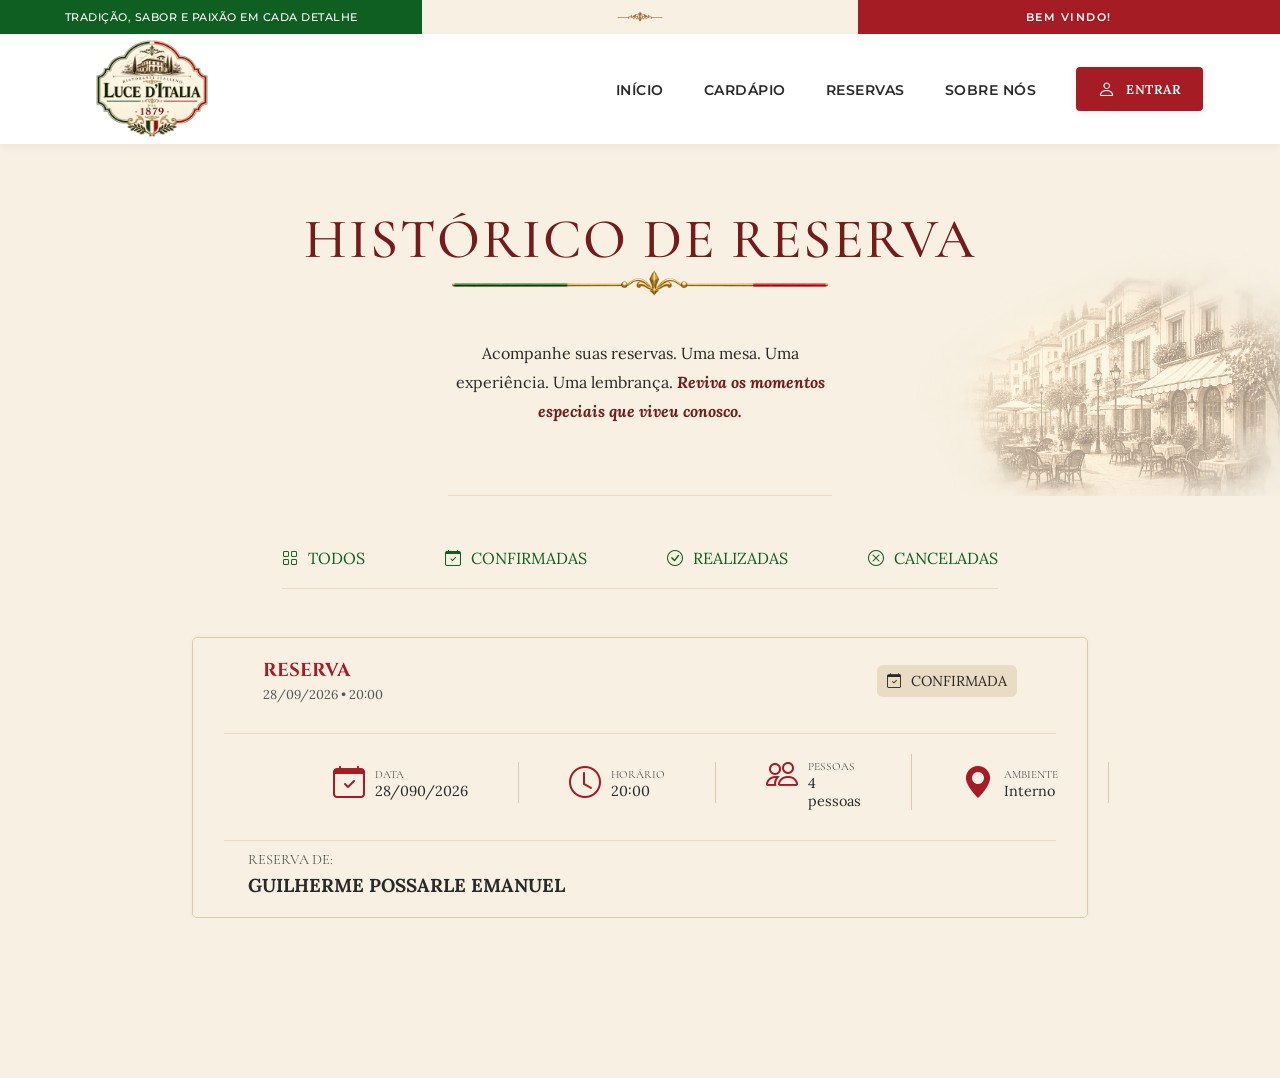
<file: historico.html>
<!DOCTYPE html>
<html lang="pt-br">
  <head>
    <meta charset="UTF-8" />
    <meta name="viewport" content="width=device-width, initial-scale=1.0" />
    <title>Histórico de reserva</title>
    <link rel="stylesheet" href="partials/css/header.css" />
    <link rel="stylesheet" href="partials/css/footer.css" />
    <link rel="stylesheet" href="css/global.css" />
    <link rel="stylesheet" href="css/historico.css" />
    <link
      href="https://fonts.googleapis.com/css2?family=Cinzel:wght@400;600;700&family=Cormorant+Garamond:ital,wght@0,400;0,600;0,700;1,400&family=Lora:wght@400;500;600&family=Montserrat:wght@300;400;500;600&display=swap"
      rel="stylesheet"
    />
    <link
      rel="stylesheet"
      href="https://cdn.jsdelivr.net/npm/bootstrap-icons@1.11.3/font/bootstrap-icons.min.css"
    />
  </head>
  <body>
    <section class="header">
      <div class="top-header">
        <div class="green">
          <p>TRADIÇÃO, SABOR E PAIXÃO EM CADA DETALHE</p>
        </div>

        <div class="creme">
          <img src="imagens/ornamento.png" alt="" role="presentation" />
        </div>

        <div class="red">BEM VINDO!</div>
      </div>
      <header>
        <div class="logo">
          <a href="#hero">
            <img src="imagens/logo.png" alt="Luce d'Itália" />
          </a>
        </div>

        <button
          class="menu-toggle"
          type="button"
          aria-expanded="false"
          aria-controls="header-list"
        >
          <i class="bi bi-list"></i>
        </button>

        <nav class="header-list" id="header-list">
          <ul class="menu">
            <li>
              <a
                class="<?= $paginaAtual === 'index.php' ? 'ativo' : '' ?>"
                href="index.php"
              >
                Início
              </a>
            </li>

            <li>
              <a
                class="<?= $paginaAtual === 'cardapio.php' ? 'ativo' : '' ?>"
                href="cardapio.php"
              >
                Cardápio
              </a>
            </li>

            <li>
              <a
                class="<?= $paginaAtual === 'reserva.php' ? 'ativo' : '' ?>"
                href="reserva.php"
              >
                Reservas
              </a>
            </li>

            <li>
              <a
                class="<?= $paginaAtual === 'sobreNos.php' ? 'ativo' : '' ?>"
                href="sobreNos.php"
              >
                Sobre Nós
              </a>
            </li>
          </ul>

          <div class="btn-header">
            <a href="login.php">
              <i class="bi bi-person"></i>
              <p>ENTRAR</p>
            </a>
          </div>
        </nav>
      </header>
    </section>

    <main id="historico">
      <section id="hero">
        <div class="hero">
          <div class="hero-centro">
            <div class="hero-txt">
              <h1>HISTÓRICO DE RESERVA</h1>
              <div class="hero-bordar-txt">
                <img src="imagens/barraFooter.png" alt="Ornamento" />
              </div>

              <div class="details-txt-hero">
                <p>
                  Acompanhe suas reservas. Uma mesa. Uma experiência. Uma
                  lembrança.
                  <strong
                    >Reviva os momentos especiais que viveu conosco.</strong
                  >
                </p>
              </div>
            </div>
          </div>
          <div class="hero-right">
            <img src="imagens/imgHero.png" />
          </div>
        </div>

        <div class="divisao-hero"></div>
      </section>

      <section id="filtros">
        <div class="filtros-container">
          <div class="filtros">
            <div class="group-filtros">
              <a href="#">
                <i class="bi bi-grid"></i>
                <p>TODOS</p>
              </a>
            </div>
            <div class="group-filtros">
              <a href="#">
                <i class="bi bi-calendar-check"></i>
                <p>CONFIRMADAS</p>
              </a>
            </div>
            <div class="group-filtros">
              <a href="#">
                <i class="bi bi-check-circle"></i>
                <p>REALIZADAS</p>
              </a>
            </div>
            <div class="group-filtros">
              <a href="#">
                <i class="bi bi-x-circle"></i>
                <p>CANCELADAS</p>
              </a>
            </div>
          </div>
        </div>
      </section>

      <section id="cardHistorico">
        <div class="gridCards">
          <div class="cardHistorico">
            <div class="cardTop">
              <div class="textLeft">
                <h3>RESERVA</h3>
                <span>28/09/2026 • 20:00</span>
              </div>
              <div class="textRight">
                <i class="bi bi-calendar-check"></i>
                <p>CONFIRMADA</p>
              </div>
            </div>
            <div class="divisao-card"></div>
            <div class="cardMain">
              <div class="divGroup">
                <i class="bi bi-calendar-check"></i>
                <div class="infoCard">
                  <label>DATA</label>
                  <p>28/090/2026</p>
                </div>
              </div>
              <div class="divGroup">
                <i class="bi bi-clock"></i>
                <div class="infoCard">
                  <label>HORÁRIO</label>
                  <p>20:00</p>
                </div>
              </div>
              <div class="divGroup">
                <i class="bi bi-people"></i>
                <div class="infoCard">
                  <label>PESSOAS</label>
                  <p>4 pessoas</p>
                </div>
              </div>
              <div class="divGroup">
                <i class="bi bi-geo-alt-fill"></i>
                <div class="infoCard">
                  <label>AMBIENTE</label>
                  <p>Interno</p>
                </div>
              </div>
            </div>
            <div class="divisao-card"></div>
            <div class="cardFooter">
              <label>RESERVA DE: </label>
              <h3>GUILHERME POSSARLE EMANUEL</h3>
            </div>
          </div>
        </div>
      </section>
    </main>
  </body>
</html>
</file>
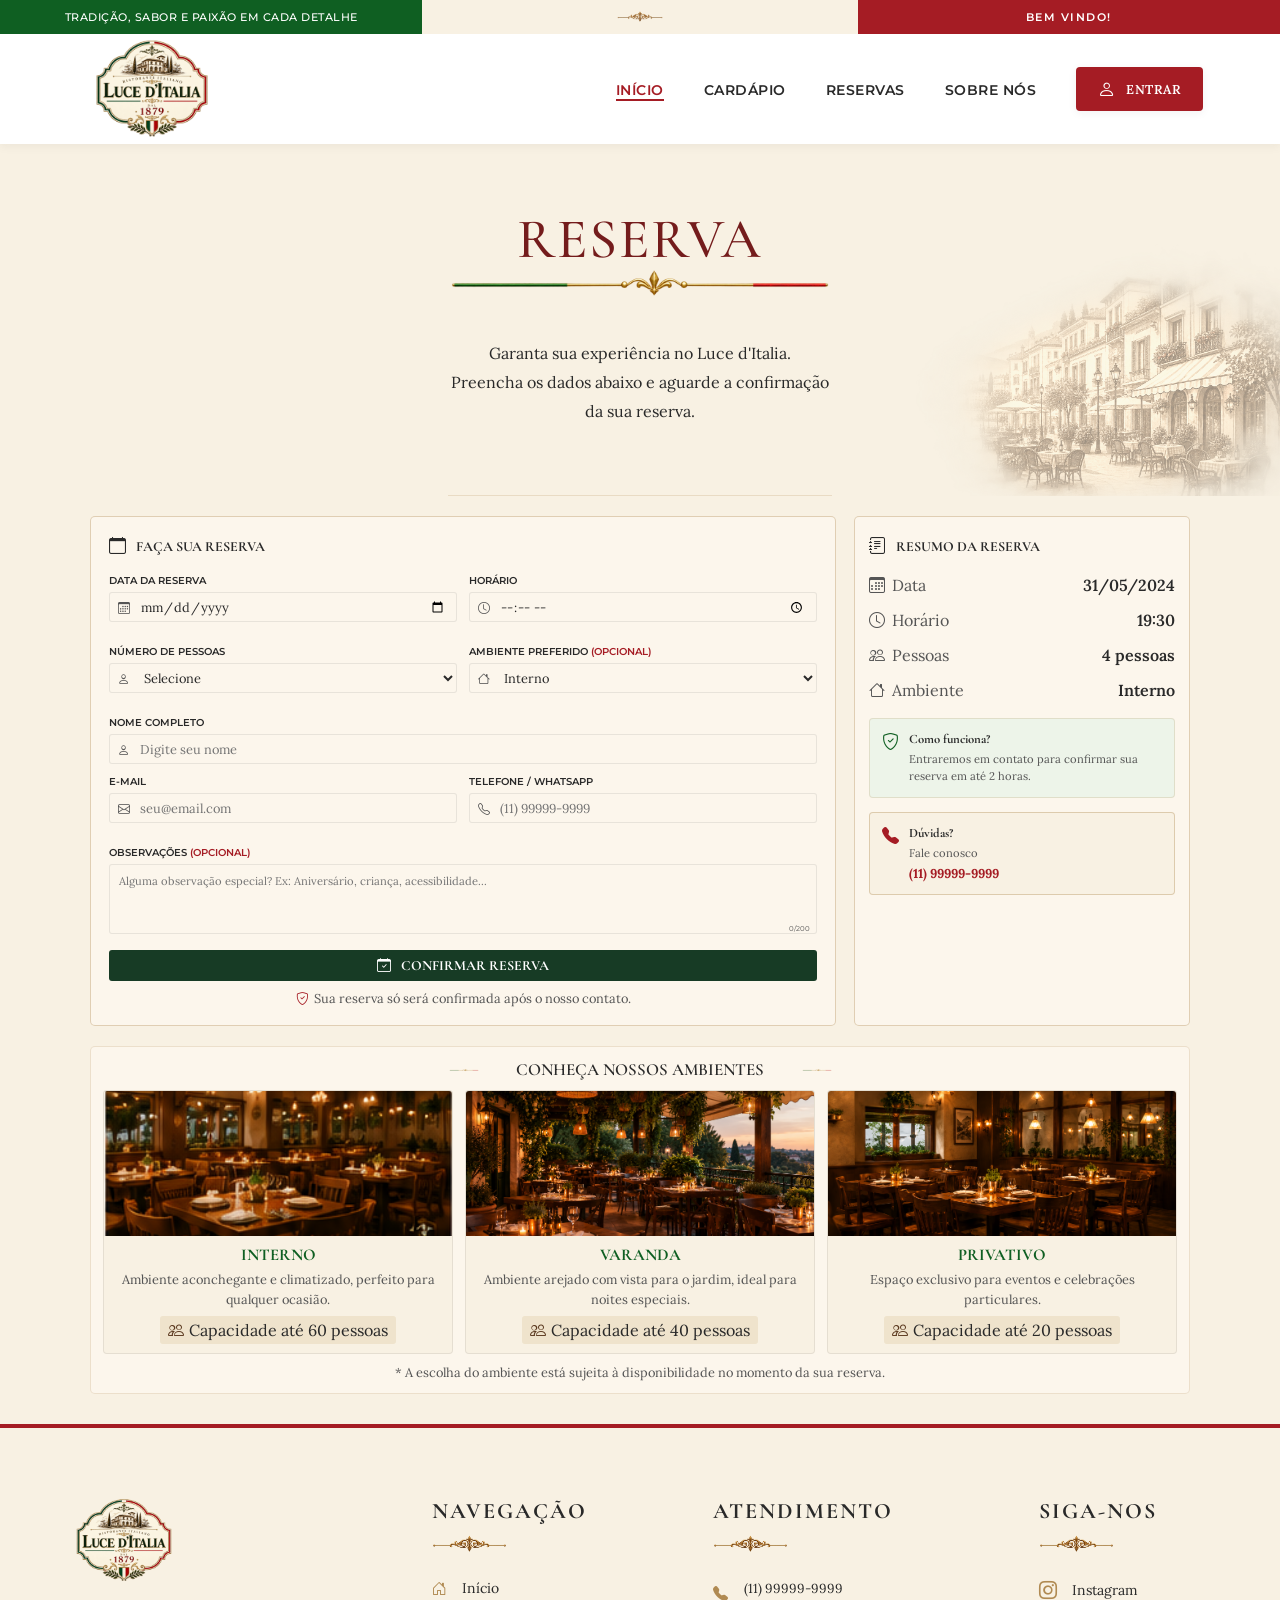
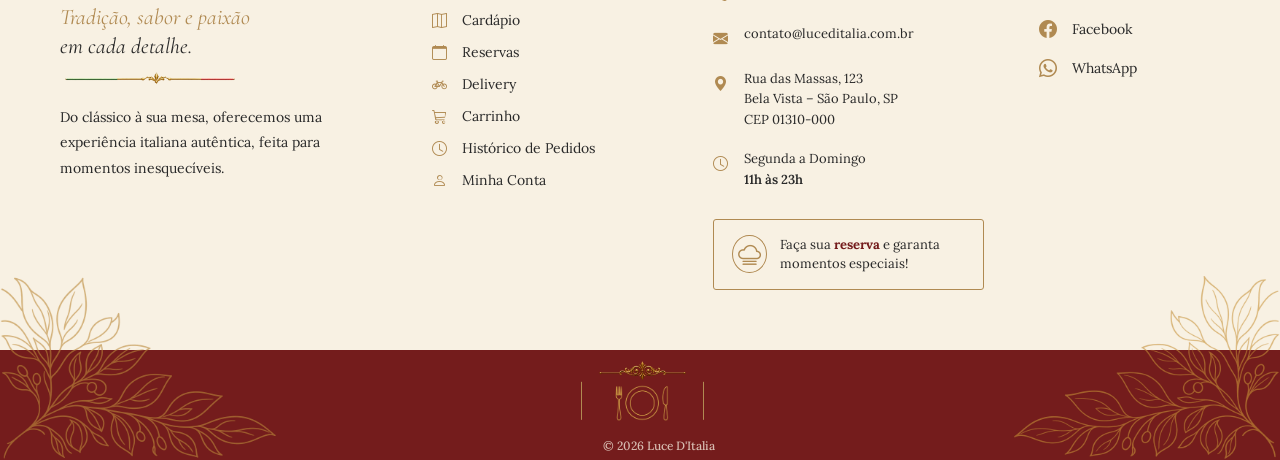
<file: reserva.html>
<!DOCTYPE html>
<html lang="en">

<head>
    <meta charset="UTF-8">
    <meta name="viewport" content="width=device-width, initial-scale=1.0">
    <title>Reserva - Luce'D Italia</title>
    <link
        href="https://fonts.googleapis.com/css2?family=Cinzel:wght@400;600;700&family=Cormorant+Garamond:ital,wght@0,400;0,600;0,700;1,400&family=Lora:wght@400;500;600&family=Montserrat:wght@300;400;500;600&display=swap"
        rel="stylesheet" />
    <link rel="stylesheet" href="https://cdn.jsdelivr.net/npm/bootstrap-icons@1.11.3/font/bootstrap-icons.min.css" />
    <link rel="stylesheet" href="partials/css/header.css" />
    <link rel="stylesheet" href="partials/css/footer.css">
    <link rel="stylesheet" href="css/reserva.css">
    <link rel="stylesheet" href="css/global.css" />
</head>

<body>
    <section class="header">
        <div class="top-header">
            <div class="green">
                <p>TRADIÇÃO, SABOR E PAIXÃO EM CADA DETALHE</p>
            </div>

            <div class="creme">
                <img src="imagens/ornamento.png" alt="" role="presentation" />
            </div>

            <div class="red">BEM VINDO!</div>
        </div>
        <header>
            <div class="logo">
                <a href="#hero">
                    <img src="imagens/logo.png" alt="Luce d'Itália" />
                </a>
            </div>

            <button class="menu-toggle" type="button" aria-expanded="false" aria-controls="header-list">
                <i class="bi bi-list"></i>
            </button>

            <nav class="header-list" id="header-list">
                <ul class="menu">
                    <li><a class="ativo" href="index.php">Início</a></li>
                    <li><a href="cardapio.php">Cardápio</a></li>
                    <li><a href="#reservas">Reservas</a></li>
                    <li><a href="sobreNos.html">Sobre Nós</a></li>
                </ul>

                <div class="btn-header">
                    <a href="login.php">
                        <i class="bi bi-person"></i>
                        <p>ENTRAR</p>
                    </a>
                </div>
            </nav>
        </header>
    </section>

    <main id="reserva">
        <section id="hero">
            <div class="hero">
                <div class="hero-centro">
                    <div class="hero-txt">
                        <h1>RESERVA</h1>
                        <div class="hero-bordar-txt">
                            <img src="imagens/barraFooter.png" alt="Ornamento" />
                        </div>

                        <div class="details-txt-hero">
                            <p>
                                Garanta sua experiência no Luce d'Italia. <br>
                                Preencha os dados abaixo e aguarde a confirmação da sua reserva.
                            </p>
                        </div>
                    </div>

                </div>
                <div class="hero-right">
                    <img src="imagens/imgHero.png">
                </div>
            </div>

            <div class="divisao-hero"></div>
        </section>

        <section id="formulario-informacoes">
            <div class="reserva-container">
                <div class="formulario-left">
                    <div class="top-formulario">
                        <i class="bi bi-calendar"></i>
                        <h2>FAÇA SUA RESERVA</h2>
                    </div>

                    <form action="reserva.php" method="POST">
                        <div class="grid-form">
                            <div class="form-group">
                                <label>DATA DA RESERVA</label>
                                <div class="input-icon">
                                    <i class="bi bi-calendar3"></i>
                                    <input type="date" name="data" required>
                                </div>
                            </div>

                            <div class="form-group">
                                <label>HORÁRIO</label>
                                <div class="input-icon">
                                    <i class="bi bi-clock"></i>
                                    <input type="time" name="horario" required>
                                </div>
                            </div>
                        </div>

                        <div class="grid-form">
                            <div class="form-group">
                                <label>NÚMERO DE PESSOAS</label>
                                <div class="input-icon">
                                    <i class="bi bi-person"></i>
                                    <select name="pessoas" required>
                                        <option value="">
                                            Selecione
                                        </option>
                                        <option value="1">
                                            1 pessoa
                                        </option>
                                        <option value="2">
                                            2 pessoas
                                        </option>
                                        <option value="3">
                                            3 pessoas
                                        </option>
                                        <option value="4">
                                            4 pessoas
                                        </option>
                                        <option value="5">
                                            5 pessoas
                                        </option>
                                        <option value="6">
                                            6 pessoas
                                        </option>
                                        <option value="7">
                                            7 pessoas
                                        </option>
                                        <option value="8">
                                            8 pessoas
                                        </option>
                                    </select>
                                </div>
                            </div>


                            <div class="form-group">
                                <label>
                                    AMBIENTE PREFERIDO
                                    <span>(OPCIONAL)</span>
                                </label>

                                <div class="input-icon">
                                    <i class="bi bi-house"></i>
                                    <select name="ambiente">
                                        <option value="interno">
                                            Interno
                                        </option>

                                        <option value="varanda">
                                            Varanda
                                        </option>

                                        <option value="privativo">
                                            Privativo
                                        </option>
                                    </select>
                                </div>
                            </div>
                        </div>

                        <div class="form-group">
                            <label>NOME COMPLETO</label>

                            <div class="input-icon">
                                <i class="bi bi-person"></i>
                                <input type="text" name="nome" placeholder="Digite seu nome" required>
                            </div>
                        </div>

                        <div class="grid-form">
                            <div class="form-group">
                                <label>E-MAIL</label>

                                <div class="input-icon">
                                    <i class="bi bi-envelope"></i>
                                    <input type="email" name="email" placeholder="seu@email.com" required>
                                </div>
                            </div>

                            <div class="form-group">
                                <label>TELEFONE / WHATSAPP</label>
                                <div class="input-icon">
                                    <i class="bi bi-telephone"></i>
                                    <input type="tel" name="telefone" placeholder="(11) 99999-9999" required>
                                </div>
                            </div>
                        </div>

                        <div class="form-group">
                            <label>OBSERVAÇÕES <span>(OPCIONAL)</span></label>
                            <div class="textarea-wrapper">
                                <textarea name="observacoes" maxlength="200"
                                    placeholder="Alguma observação especial? Ex: Aniversário, criança, acessibilidade..."></textarea>
                                <span class="contador">
                                    0/200
                                </span>
                            </div>
                        </div>
                        
                        <button type="submit" class="btn-confirmar">
                            <i class="bi bi-calendar-check"></i>
                            CONFIRMAR RESERVA
                        </button>

                        <p class="aviso-reserva">
                            <i class="bi bi-shield-check"></i>
                            Sua reserva só será confirmada após o nosso contato.
                        </p>
                    </form>
                </div>

                <aside class="resumo-reserva">
                    <div class="top-resumo">
                        <i class="bi bi-journal-text"></i>
                        <h2>RESUMO DA RESERVA</h2>
                    </div>

                    <div class="resumo-lista">
                        <div class="resumo-item">
                            <i class="bi bi-calendar3"></i>
                            <span>Data</span>
                            <strong>31/05/2024</strong>
                        </div>

                        <div class="resumo-item">
                            <i class="bi bi-clock"></i>
                            <span>Horário</span>
                            <strong>19:30</strong>
                        </div>

                        <div class="resumo-item">
                            <i class="bi bi-people"></i>
                            <span>Pessoas</span>
                            <strong>4 pessoas</strong>
                        </div>

                        <div class="resumo-item">
                            <i class="bi bi-house"></i>
                            <span>Ambiente</span>
                            <strong>Interno</strong>
                        </div>
                    </div>

                    <div class="aviso-resumo">
                        <div class="icone-aviso">
                            <i class="bi bi-shield-check"></i>
                        </div>

                        <div>
                            <h3>Como funciona?</h3>
                            <p>
                                Entraremos em contato para
                                confirmar sua reserva em até
                                2 horas.
                            </p>
                        </div>
                    </div>
                    
                    <div class="duvidas-resumo">
                        <i class="bi bi-telephone-fill"></i>
                        <div>
                            <h3>Dúvidas?</h3>
                            <p>Fale conosco</p>
                            <strong>
                                (11) 99999-9999
                            </strong>
                        </div>
                    </div>
                </aside>
            </div>
        </section>


        <section id="ambientes">
            <div class="ambientes-container">
                <div class="titulo-ambientes">
                    <img src="imagens/barraFooter.png" alt="">
                    <h2>CONHEÇA NOSSOS AMBIENTES</h2>
                    <img src="imagens/barraFooter.png" alt="">
                </div>


                <div class="ambientes-grid">
                    <article class="card-ambiente">
                        <div class="imagem-ambiente">
                            <img src="imagens/interno.jpg" alt="Ambiente interno do restaurante">
                        </div>

                        <div class="info-ambiente">
                            <h3>INTERNO</h3>

                            <p>
                                Ambiente aconchegante e climatizado,
                                perfeito para qualquer ocasião.
                            </p>

                            <span>
                                <i class="bi bi-people"></i>
                                Capacidade até 60 pessoas
                            </span>
                        </div>
                    </article>

                    <article class="card-ambiente">
                        <div class="imagem-ambiente">
                            <img src="imagens/varanda.jpg" alt="Varanda do restaurante">
                        </div>

                        <div class="info-ambiente">
                            <h3>VARANDA</h3>

                            <p>
                                Ambiente arejado com vista para o jardim,
                                ideal para noites especiais.
                            </p>

                            <span>
                                <i class="bi bi-people"></i>
                                Capacidade até 40 pessoas
                            </span>
                        </div>
                    </article>

                    <article class="card-ambiente">
                        <div class="imagem-ambiente">
                            <img src="imagens/privativo.jpg" alt="Ambiente privativo do restaurante">
                        </div>

                        <div class="info-ambiente">
                            <h3>PRIVATIVO</h3>

                            <p>
                                Espaço exclusivo para eventos e
                                celebrações particulares.
                            </p>

                            <span>
                                <i class="bi bi-people"></i>
                                Capacidade até 20 pessoas
                            </span>
                        </div>
                    </article>
                </div>


                <p class="observacao-ambientes">
                    * A escolha do ambiente está sujeita à disponibilidade
                    no momento da sua reserva.
                </p>
            </div>

        </section>
    </main>

    <footer>
        <div class="footer-main">
            <div class="left">
                <div class="logo-footer">
                    <img src="imagens/logo.png" alt="Luce D'Italia" />
                </div>

                <div class="detalhe-insp">
                    <span>Tradição, sabor e paixão</span>
                    <br />
                    em cada detalhe.
                </div>

                <div class="borda-footer">
                    <img src="imagens/barraFooter.png" alt="Ornamento" />
                </div>

                <div class="txt-footer-left">
                    Do clássico à sua mesa, oferecemos uma experiência italiana
                    autêntica, feita para momentos inesquecíveis.
                </div>
            </div>

            <div class="main-footer">
                <nav class="navegacao">
                    <h2>NAVEGAÇÃO</h2>

                    <img src="imagens/ornamento.png" alt="Ornamento" class="ornamento" />

                    <ul>
                        <li>
                            <a href="#">
                                <i class="bi bi-house-door"></i>
                                <span>Início</span>
                            </a>
                        </li>

                        <li>
                            <a href="#">
                                <i class="bi bi-map"></i>
                                <span>Cardápio</span>
                            </a>
                        </li>

                        <li>
                            <a href="#">
                                <i class="bi bi-calendar"></i>
                                <span>Reservas</span>
                            </a>
                        </li>

                        <li>
                            <a href="#">
                                <i class="bi bi-bicycle"></i>
                                <span>Delivery</span>
                            </a>
                        </li>

                        <li>
                            <a href="#">
                                <i class="bi bi-cart3"></i>
                                <span>Carrinho</span>
                            </a>
                        </li>

                        <li>
                            <a href="#">
                                <i class="bi bi-clock"></i>
                                <span>Histórico de Pedidos</span>
                            </a>
                        </li>

                        <li>
                            <a href="#">
                                <i class="bi bi-person"></i>
                                <span>Minha Conta</span>
                            </a>
                        </li>
                    </ul>
                </nav>
            </div>

            <div class="atendimento">
                <h2>ATENDIMENTO</h2>

                <img src="imagens/ornamento.png" alt="Ornamento" class="ornamento" />

                <div class="atendimento-lista">
                    <div class="info-item">
                        <i class="bi bi-telephone-fill"></i>
                        <span>(11) 99999-9999</span>
                    </div>

                    <div class="info-item">
                        <i class="bi bi-envelope-fill"></i>
                        <span>contato@luceditalia.com.br</span>
                    </div>

                    <div class="info-item">
                        <i class="bi bi-geo-alt-fill"></i>

                        <span>
                            Rua das Massas, 123<br />
                            Bela Vista – São Paulo, SP<br />
                            CEP 01310-000
                        </span>
                    </div>

                    <div class="info-item">
                        <i class="bi bi-clock"></i>

                        <span>
                            Segunda a Domingo<br />
                            <strong>11h às 23h</strong>
                        </span>
                    </div>
                </div>

                <a href="#" class="reserva-footer">
                    <i class="bi bi-cloud-fog"></i>
                    <span>
                        Faça sua <strong>reserva</strong> e garanta<br />
                        momentos especiais!
                    </span>
                </a>
            </div>

            <div class="social-footer">
                <h2>SIGA-NOS</h2>

                <img src="imagens/ornamento.png" alt="Ornamento" class="ornamento" />

                <div class="social-lista">
                    <a href="#">
                        <i class="bi bi-instagram"></i>
                        <span>Instagram</span>
                    </a>

                    <a href="#">
                        <i class="bi bi-facebook"></i>
                        <span>Facebook</span>
                    </a>

                    <a href="#">
                        <i class="bi bi-whatsapp"></i>
                        <span>WhatsApp</span>
                    </a>
                </div>
            </div>
        </div>

        <div class="footer-bottom">
            <div class="footer-decoration left-decoration">
                <img src="imagens/planta.png" alt="Decoração" />
            </div>

            <div class="copyright">
                <span>© 2026 Luce D'Italia</span>
            </div>

            <div class="footer-center">
                <img src="imagens/ornamento.png" />
                <div class="footer-center-pratos">
                    <img src="imagens/pratos.png" alt="Talheres e prato" />
                </div>
            </div>

            <div class="footer-decoration right-decoration">
                <img src="imagens/plantaRight.png" alt="Decoração" />
            </div>
        </div>
    </footer>
</body>

</html>
</file>
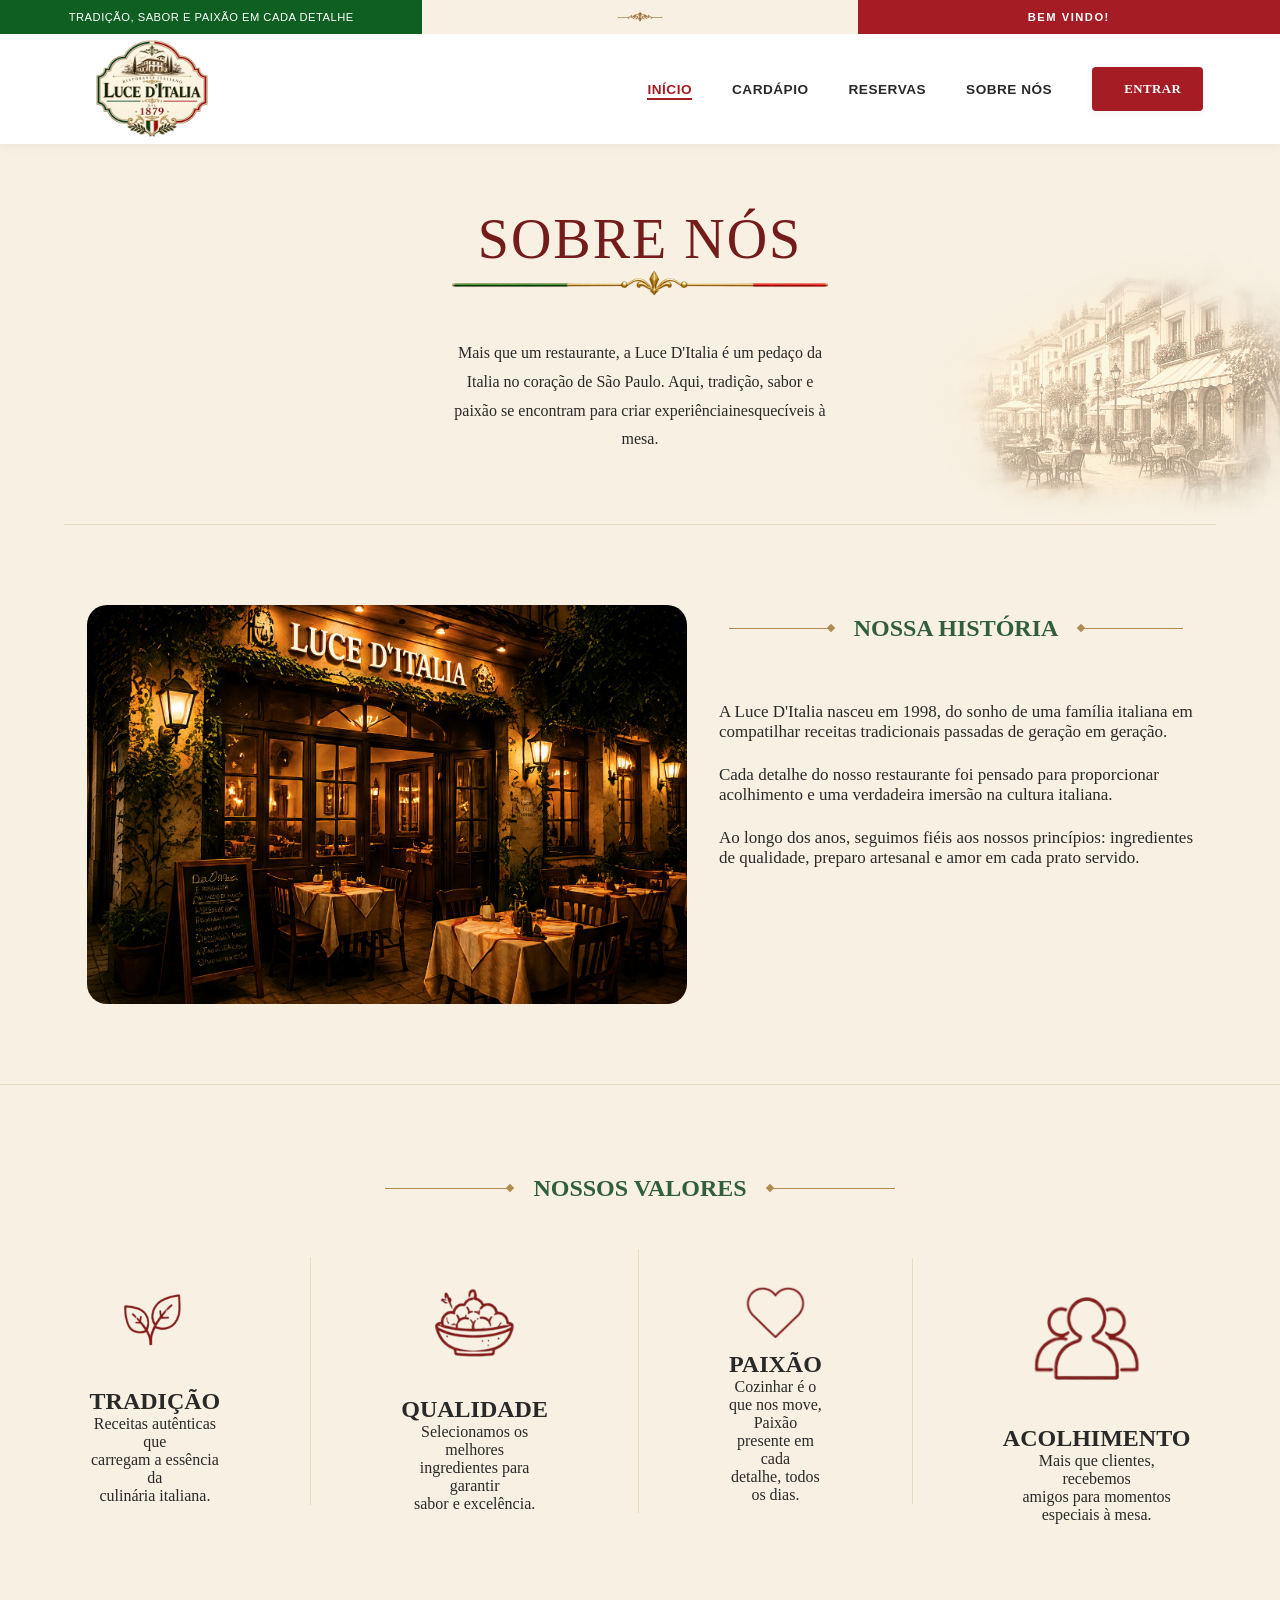
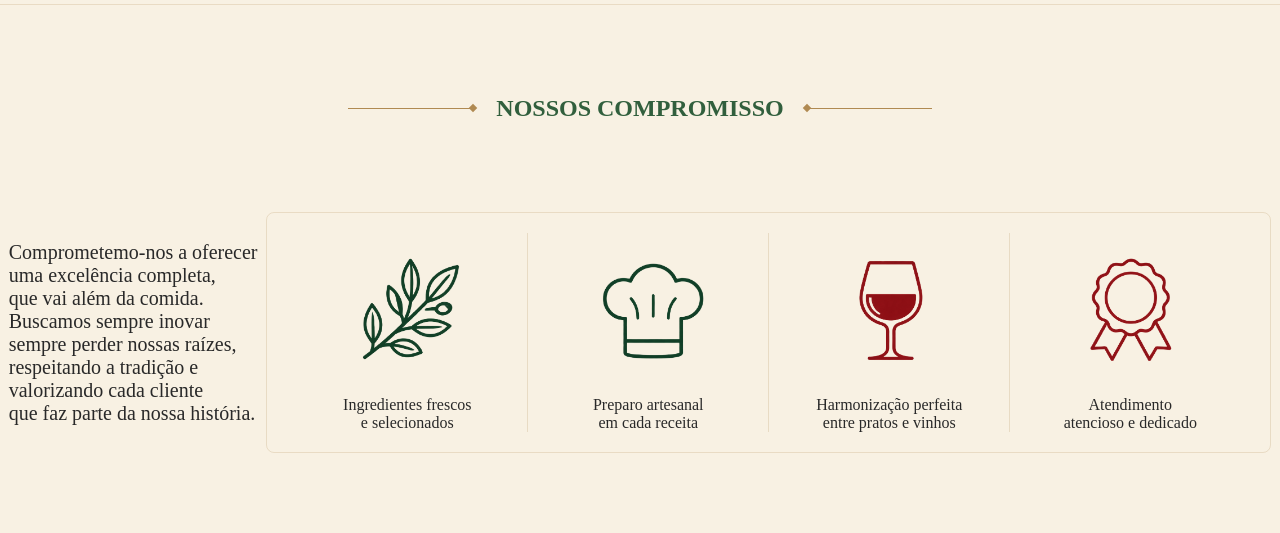
<file: sobreNos.html>
<!DOCTYPE html>
<html lang="pt-br">

<head>
    <meta charset="UTF-8">
    <meta name="viewport" content="width=device-width, initial-scale=1.0">
    <title>Sobre Nós</title>
    <link rel="stylesheet" href="partials/css/header.css">
    <link rel="stylesheet" href="partials/css/footer.css">
    <link rel="stylesheet" href="css/sobreNos.css">
    <link rel="stylesheet" href="css/global.css">
</head>

<body>
    <section class="header">
        <div class="top-header">
            <div class="green">
                <p>TRADIÇÃO, SABOR E PAIXÃO EM CADA DETALHE</p>
            </div>

            <div class="creme">
                <img src="imagens/ornamento.png" alt="" role="presentation" />
            </div>

            <div class="red">BEM VINDO!</div>
        </div>
        <header>
            <div class="logo">
                <a href="#hero">
                    <img src="imagens/logo.png" alt="Luce d'Itália" />
                </a>
            </div>

            <button class="menu-toggle" type="button" aria-expanded="false" aria-controls="header-list">
                <i class="bi bi-list"></i>
            </button>

            <nav class="header-list" id="header-list">
                <ul class="menu">
                    <li><a class="ativo" href="../index.html">Início</a></li>
                    <li><a href="#cardapio">Cardápio</a></li>
                    <li><a href="#reservas">Reservas</a></li>
                    <li><a href="#sobre">Sobre Nós</a></li>
                </ul>

                <div class="btn-header">
                    <a href="#">
                        <i class="bi bi-person"></i>
                        <p>ENTRAR</p>
                    </a>
                </div>
            </nav>
        </header>

    </section>

    <section id="hero">
        <div class="hero">
            <div class="hero-centro">
                <div class="hero-txt">
                    <h1>SOBRE NÓS</h1>
                    <div class="hero-bordar-txt">
                        <img src="imagens/barraFooter.png" alt="Ornamento" />
                    </div>

                    <div class="details-txt-hero">
                        <p>
                            Mais que um restaurante, a Luce D'Italia é um pedaço da Italia no coração de São Paulo.
                            Aqui, tradição, sabor e paixão se encontram para criar experiência<strong">inesquecíveis à
                                mesa.</strong>
                        </p>
                    </div>
                </div>

            </div>
            <div class="hero-right">
                <img src="imagens/imgHero.png">
            </div>
        </div>

        <div class="divisao-hero"></div>
    </section>

    <section id="hero2">
        <div class="img-hero2">
            <img src="imagens/imgSobreNosRestaurante.png" alt="">
        </div>
        <div class="text-hero2">
            <div class="title-cardapio">
                <div class="linha-decorativa esquerda"></div>
                <h1>NOSSA HISTÓRIA</h1>
                <div class="linha-decorativa direita"></div>

            </div>
            <p>A Luce D'Italia nasceu em 1998, do sonho de uma família italiana em <span
                    class="quebra-linha">compatilhar receitas tradicionais passadas de geração em geração.</span> <span
                    class="quebra-linha">ㅤ</span><span class="quebra-linha">Cada detalhe do nosso restaurante foi
                    pensado para proporcionar</span><span class="quebra-linha">acolhimento e uma verdadeira imersão na
                    cultura italiana.</span><span class="quebra-linha">ㅤ</span><span class="quebra-linha">Ao longo dos
                    anos, seguimos fiéis aos nossos princípios: ingredientes</span><span class="quebra-linha">de
                    qualidade, preparo artesanal e amor em cada prato servido.</span> </p>
        </div>
    </section>

    <section id="hero3">
        <div class="title-cardapio">
            <div class="linha-decorativa esquerda"></div>
            <h1>NOSSOS VALORES</h1>
            <div class="linha-decorativa direita"></div>
        </div>
        <div class="icons-hero3">
            <div class="valores">
                <img src="imagens/icon1.png" alt="">
                <h2>TRADIÇÃO</h2>
                <p>Receitas autênticas que <span class="quebra-linha">carregam a essência da</span>culinária italiana.
                </p>
            </div>
            <div class="valores">
                <img src="imagens/icon2.png" alt="">
                <h2>QUALIDADE</h2>
                <p>Selecionamos os melhores <span class="quebra-linha">ingredientes para garantir</span>sabor e excelência.
                </p>
            </div>
            <div class="valores">
                <img class="coracao" src="imagens/icon3.png" alt="">
                <h2>PAIXÃO</h2>
                <p>Cozinhar é o que nos move, <span class="quebra-linha">Paixão presente em cada</span>detalhe, todos os dias.
                </p>
            </div>
            <div class="valores">
                <img src="imagens/icon4.png" alt="">
                <h2>ACOLHIMENTO</h2>
                <p>Mais que clientes, recebemos<span class="quebra-linha">amigos para momentos</span>especiais à mesa.
                </p>
            </div>
        </div>
    </section>
    <section id="hero4">

        <div class="title-cardapio">
            <div class="linha-decorativa esquerda"></div>
            <h1>NOSSOS COMPROMISSO</h1>
            <div class="linha-decorativa direita"></div>
        </div>
    
        <div class="descHero4">
            <div class="paragrafo4">
                <p>Comprometemo-nos a oferecer <span class="quebra-linha"></span>uma excelência completa, <span class="quebra-linha"></span>que vai além da comida.
                <span class="quebra-linha"></span>
                Buscamos sempre inovar <span class="quebra-linha"></span>sempre perder nossas raízes,<span class="quebra-linha"></span>respeitando a tradição e <span class="quebra-linha"></span>valorizando cada cliente<span class="quebra-linha"></span>que faz parte da nossa história.</p>
            </div>
            <div class="iconHero4">
                <div class="compromisso">
                    <img src="imagens/icon5.png" alt="">
                    <p>Ingredientes frescos <span class="quebra-linha"></span>e selecionados</p>
                </div>
                <div class="compromisso">
                    <img src="imagens/icon6.png" alt="">
                    <p>Preparo artesanal <span class="quebra-linha"></span>em cada receita</p>
                </div>
                <div class="compromisso">
                    <img src="imagens/icon7.png" alt="">
                    <p>Harmonização perfeita <span class="quebra-linha"></span>entre pratos e vinhos</p>
                </div>
                <div class="compromisso">
                    <img src="imagens/icon8.png" alt="">
                    <p>Atendimento<span class="quebra-linha"></span>atencioso e dedicado</p>
                </div>
            </div>
        </div>
    </section>
</body>

</html>
</file>
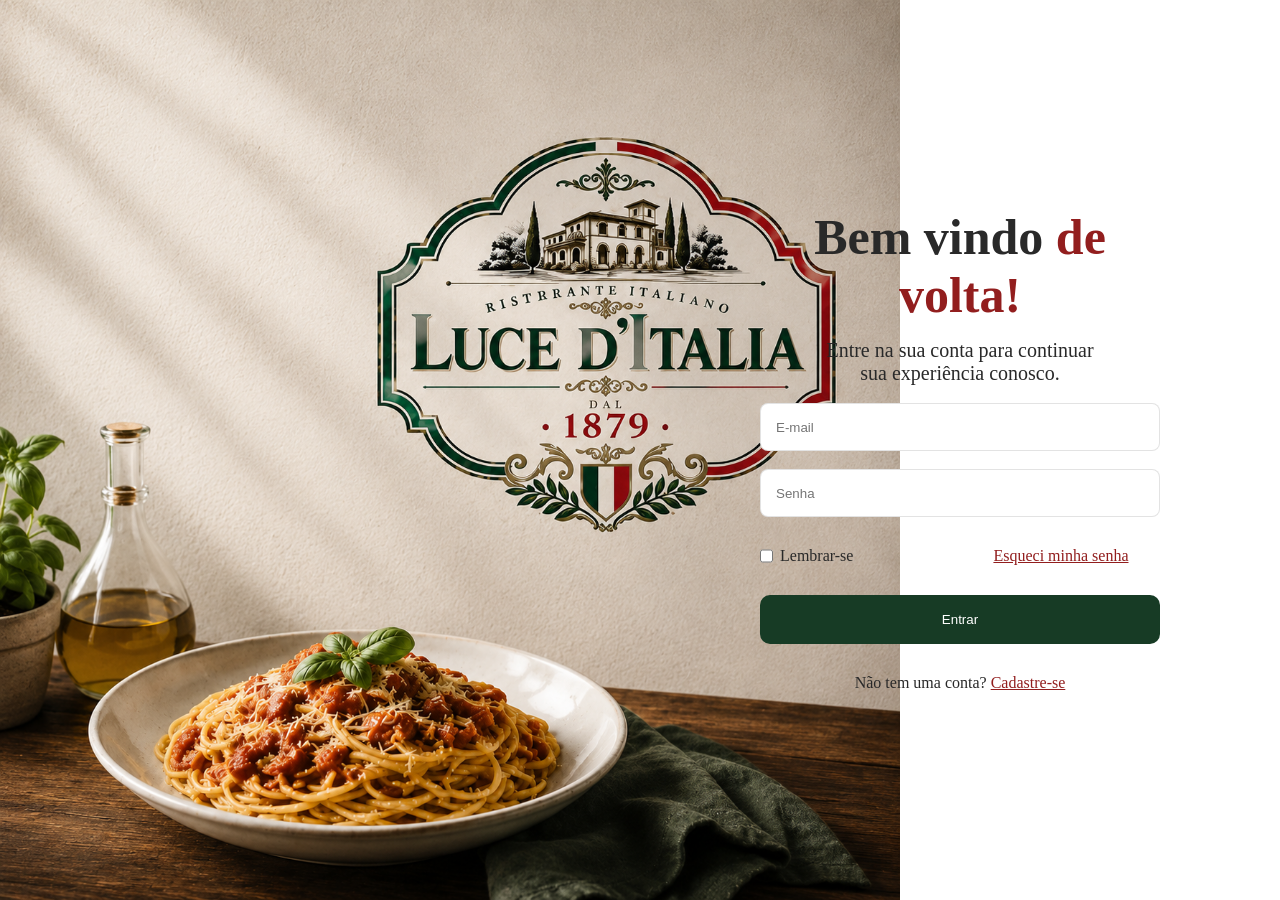
<file: janelas/login.html>
<!DOCTYPE html>
<html lang="pt-br">
<head>
    <meta charset="UTF-8">
    <meta name="viewport" content="width=device-width, initial-scale=1.0">
    <title>Login</title>
    <link rel="stylesheet" href="../css/global.css">
    <link rel="stylesheet" href="../css/cadastro.css">
</head>
<body>
    <section class="master">
        <div class="img-cadastro">
            <img src="../imagens/img-cadastro2.png" alt="img-logo">
        </div>

         <div class="form-cadastro">
            <div class="center-text">
            <div class="form-text">
                <h1>Bem vindo <span class="span-color2">de volta!</span></h1>
        
                <p>Entre na sua conta para continuar<span class="quebra-linha">sua experiência conosco.</span></p>
            </div>

                <form class="informacoes" action="">
                    <div class="input-cadastro">
                        <input type="email" name="email" placeholder="E-mail">
                        <input type="password" name="senha" placeholder="Senha">
                        
                    </div>   

                    <div class="check-cadastro">
                        <input type="checkbox" name="checkbox">
                        <div class="check-op"><p>Lembrar-se</p>
                        <a href="#" class="span-color2">Esqueci minha senha</a>
                        </div>
                        

                    </div>
                    <button class="button-login">Entrar</button>
                    <p>Não tem uma conta? <a href="cadastro.html" class="span-color2">Cadastre-se</a></p>
                </form>
                
            
         </div>
         </div>
    </section>
</body>
</html>
</file>
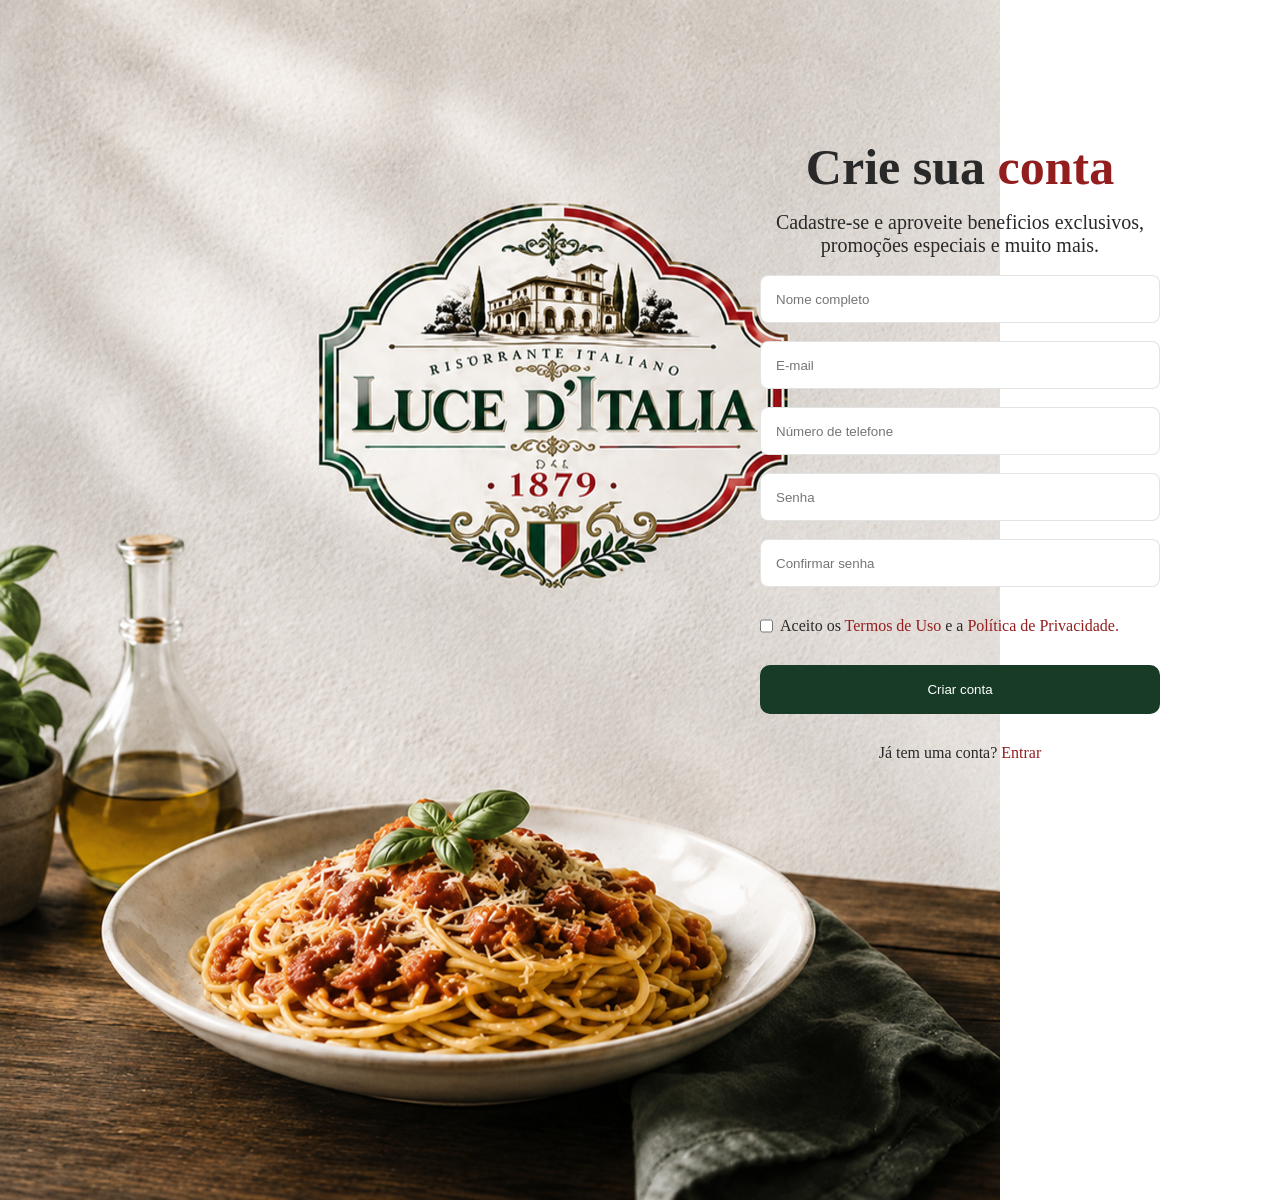
<file: partials/cadastro.html>
<!DOCTYPE html>
<html lang="pt-br">
<head>
    <meta charset="UTF-8">
    <meta name="viewport" content="width=device-width, initial-scale=1.0">
    <title>Login</title>
    <link rel="stylesheet" href="../css/global.css">
    <link rel="stylesheet" href="./css/cadastro.css">
</head>
<body>
    <section class="master">
        <!-- Abaixo está a div da imagem de login -->
        <div class="img-cadastro">
            <img src="../imagens/img-cadastro.png" alt="img-logo">
        </div>

        <!-- Abaixo está a div do formulario de login -->
         <div class="form-cadastro">
            <div class="center-text">
            <!-- Titulo da página de login -->
            <div class="form-text">
                <h1>Crie sua <span class="span-color2">conta</span></h1>
        
                <p>Cadastre-se e aproveite beneficios exclusivos, <span class="quebra-linha">promoções especiais e muito mais.</span></p>
            </div>

                <!-- Form input -->
                <form class="informacoes" action="">
                    <div class="input-cadastro">
                        <!-- Input informações clientes -->
                        <input type="text" name="nome" placeholder="Nome completo">
                        <input type="email" name="email" placeholder="E-mail">
                        <input type="tel" name="telefone" placeholder="Número de telefone ">
                        <input type="password" name="senha" placeholder="Senha">
                        <input type="password" name="senha" placeholder="Confirmar senha">
                    </div>   

                        <!-- Check aceitando os termos -->
                    <div class="check-cadastro">
                        <input type="checkbox" name="checkbox">
                        <p>Aceito os <span class="span-color2">Termos de Uso</span> e a <span class="span-color2">Política de Privacidade.</span></p>
                    </div>
                    <button class="button-cadastro">Criar conta</button>
                    <p>Já tem uma conta? <span class="span-color2">Entrar</span></p>
                </form>
                
            
         </div>
         </div>
    </section>
</body>
</html>
</file>
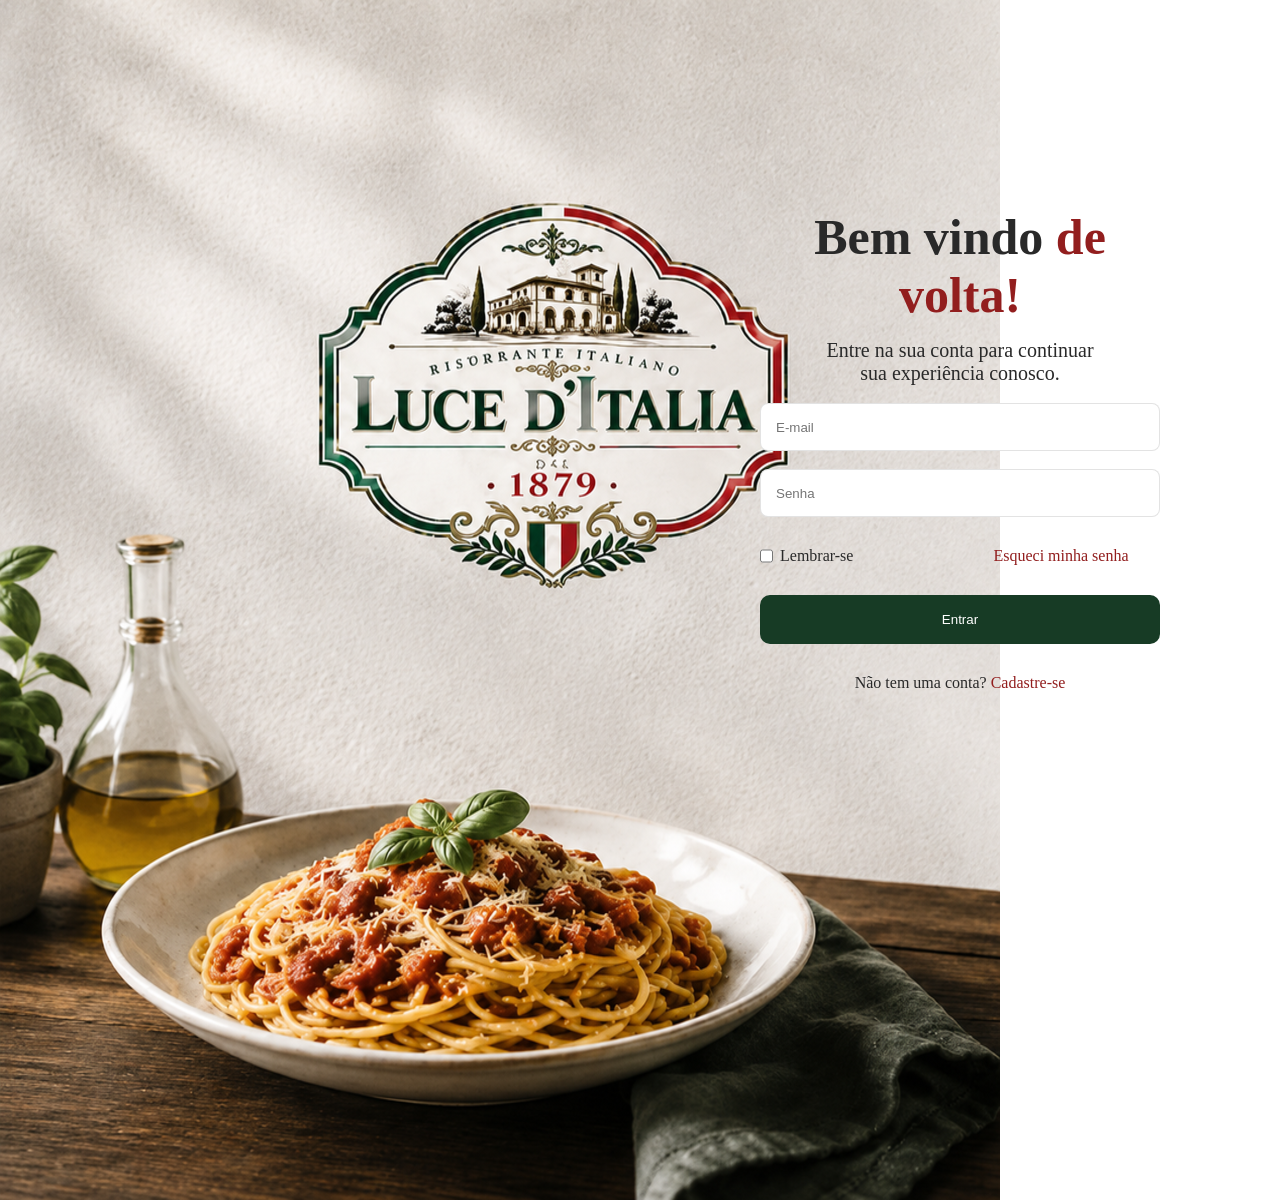
<file: partials/login.html>
<!DOCTYPE html>
<html lang="pt-br">
<head>
    <meta charset="UTF-8">
    <meta name="viewport" content="width=device-width, initial-scale=1.0">
    <title>Login</title>
    <link rel="stylesheet" href="../css/global.css">
    <link rel="stylesheet" href="./css/cadastro.css">
</head>
<body>
    <section class="master">
        <!-- Abaixo está a div da imagem de login -->
        <div class="img-cadastro">
            <img src="../imagens/img-cadastro.png" alt="img-logo">
        </div>

        <!-- Abaixo está a div do formulario de login -->
         <div class="form-cadastro">
            <div class="center-text">
            <!-- Titulo da página de login -->
            <div class="form-text">
                <h1>Bem vindo <span class="span-color2">de volta!</span></h1>
        
                <p>Entre na sua conta para continuar<span class="quebra-linha">sua experiência conosco.</span></p>
            </div>

                <!-- Form input -->
                <form class="informacoes" action="">
                    <div class="input-cadastro">
                        <!-- Input informações clientes -->
                        
                        <input type="email" name="email" placeholder="E-mail">
                        <input type="password" name="senha" placeholder="Senha">
                        
                    </div>   

                        <!-- Check aceitando os termos -->
                    <div class="check-cadastro">
                        <input type="checkbox" name="checkbox">
                        <div class="check-op"><p>Lembrar-se</p>
                        <span class="span-color2">Esqueci minha senha</span>
                        </div>
                        

                    </div>
                    <button class="button-login">Entrar</button>
                    <p>Não tem uma conta? <span class="span-color2">Cadastre-se</span></p>
                </form>
                
            
         </div>
         </div>
    </section>
</body>
</html>
</file>
<file: partials/css/header.css>
.skip-link {
  position: absolute;
  left: -9999px;
  top: 0;
  background: var(--wine);
  color: var(--terciary);
  padding: 10px 16px;
  z-index: 100;
  border-radius: 0 0 4px 0;
}

.skip-link:focus {
  left: 0;
}

.header {
  width: 100%;
  position: sticky;
  top: 0;
  z-index: 50;
  box-shadow: 0 2px 10px rgba(41, 41, 41, 0.06);
}

.top-header {
  height: 34px;
  display: flex;
  width: 100%;
}

.green,
.creme,
.red {
  display: flex;
  align-items: center;
  justify-content: center;
  font-family: var(--font-sans);
  font-size: 0.7rem;
  font-weight: 500;
  letter-spacing: 0.5px;
  color: var(--terciary);
}

.green {
  width: 33%;
  background: var(--secundary);
}

.green p {
  margin: 0;
}

.creme {
  width: 34%;
  background: var(--cream);
}

.creme img {
  width: 46px;
  height: auto;
  opacity: 0.85;
}

.red {
  width: 33%;
  background: var(--primary);
  font-weight: 600;
  letter-spacing: 1.5px;
}

header {
  height: 110px;
  display: flex;
  align-items: center;
  justify-content: flex-end;
  gap: 40px;
  position: relative;
  padding: 0 6%;
  background: var(--terciary);
}

.logo {
  position: absolute;
  top: 50%;
  left: 6%;
  transform: translateY(-50%);
  z-index: 5;
}

.logo img {
  width: 150px;
  max-width: 17vw;
  display: block;
}

.menu-toggle {
  display: none;
  background: none;
  border: none;
  font-size: 1.6rem;
  color: var(--text);
  cursor: pointer;
  padding: 6px;
  line-height: 1;
}

.header-list {
  display: flex;
  align-items: center;
  justify-content: flex-end;
  gap: 40px;
}

.menu {
  list-style: none;
  display: flex;
  align-items: center;
  justify-content: center;
  gap: 40px;
  margin: 0;
  padding: 0;
}

.menu li {
  position: relative;
}

.menu li a {
  text-decoration: none;
  color: var(--text);
  font-family: var(--font-sans);
  font-size: 0.85rem;
  font-weight: 600;
  letter-spacing: 0.5px;
  text-transform: uppercase;
  padding: 6px 0;
  transition: color 0.2s ease;
}

.menu li a::after {
  content: '';
  position: absolute;
  left: 0;
  bottom: -2px;
  width: 0;
  height: 2px;
  background: var(--primary);
  transition: width 0.2s ease;
}

.menu li a:hover,
.menu li a.ativo {
  color: var(--primary);
}

.menu li a:hover::after,
.menu li a.ativo::after {
  width: 100%;
}

.btn-header a {
  background: var(--primary);
  color: var(--terciary);
  text-decoration: none;
  height: 44px;
  padding: 0 22px;
  display: flex;
  align-items: center;
  gap: 10px;
  border-radius: 4px;
  box-shadow: 0 2px 10px rgba(41, 41, 41, 0.06);
  transition: background 0.2s ease, transform 0.2s ease;
}

.btn-header a:hover {
  background: var(--btn-secundary);
  transform: translateY(-1px);
}

.btn-header i {
  font-size: 1.1rem;
}

.btn-header p {
  margin: 0;
  font-size: 0.8rem;
  font-weight: 600;
  letter-spacing: 0.5px;
}

.btn-perfil {
  display: flex;
  gap: 10px;
  justify-content: center;
  align-items: center;
  border-radius: 6px;
  background: var(--wine);
  color: var(--terciary);
  border: none;
  padding: 10px 15px;
}

.btn-perfil:hover {
  background: var(--primary);
}
</file>
<file: partials/css/footer.css>
footer {
    width: 100%;
    background: var(--cream);
    color: var(--text);
    font-family: "Lora", serif;
    border-top: 4px solid var(--primary);
}

.footer-main {
    width: 100%;
    max-width: 1400px;
    margin: 0 auto;
    padding: 70px 60px 60px;
    display: grid;
    grid-template-columns: 1.4fr 1fr 1.2fr 0.8fr;
    gap: 55px;
}

.footer-main .left {
    display: flex;
    flex-direction: column;
    align-items: flex-start;
}

.logo-footer {
    margin-bottom: 20px;
}

.logo-footer img {
    width: 10vw;
    height: auto;
    display: block;
}

.detalhe-insp {
    color: var(--text);
    font-family: "Cormorant Garamond", serif;
    font-size: 22px;
    line-height: 1.3;
    font-style: italic;
    margin-bottom: 18px;
}

.detalhe-insp span {
    color: var(--gold);
}

.borda-footer {
    width: 180px;
    margin: 5px 0 22px;
}

.borda-footer img {
    width: 100%;
    height: auto;
    display: block;
    margin-top: -35px;
    margin-bottom: -35px;
}

.txt-footer-left {
    max-width: 330px;
    color: var(--text);
    font-family: "Lora", serif;
    font-size: 14px;
    line-height: 1.8;
}

.main-footer h2,
.atendimento h2,
.social-footer h2 {
    position: relative;
    color: var(--text);
    font-family: "Cormorant Garamond", serif;
    font-size: 22px;
    font-weight: 700;
    letter-spacing: 2px;
    margin-bottom: 8px;
}

.ornamento {
    width: 75px;
    height: auto;
    display: block;
    margin-bottom: 22px;
}

.navegacao ul {
    list-style: none;

    display: flex;
    flex-direction: column;
    gap: 13px;
}

.navegacao li {
    width: fit-content;
}

.navegacao a {
    display: flex;
    align-items: center;
    gap: 12px;
    color: var(--text);
    text-decoration: none;
    font-family: "Lora", serif;
    font-size: 14px;
    transition:
        color 0.25s ease,
        transform 0.25s ease;
}

.navegacao a i {
    width: 18px;
    color: var(--gold);
    font-size: 15px;
    transition: color 0.25s ease;
}

.navegacao a:hover {
    color: var(--text);
    transform: translateX(5px);
}

.navegacao a:hover i {
    color: var(--primary);
}

.atendimento-lista {
    display: flex;
    flex-direction: column;
    gap: 18px;
}

.info-item {
    display: flex;
    align-items: flex-start;
    gap: 13px;
    color: var(--text);
    font-family: "Lora", serif;
    font-size: 13px;
    line-height: 1.6;
}

.info-item i {
    min-width: 18px;
    margin-top: 3px;
    color: var(--gold);
    font-size: 15px;
}

.info-item strong {
    color: var(--text);
    font-weight: 600;
}

.reserva-footer {
    display: flex;
    align-items: center;
    gap: 13px;
    margin-top: 28px;
    padding: 15px 18px;
    background: var(--cream);
    border: 1px solid var(--gold);
    border-radius: 3px;
    color: var(--text);
    text-decoration: none;
    font-family: "Lora", serif;
    font-size: 13px;
    line-height: 1.5;
    transition:
        background 0.25s ease,
        transform 0.25s ease,
        border-color 0.25s ease;
}

.reserva-footer i {
    border: 1px solid var(--gold);
    border-radius: 50%;
    padding: 1px 5px;
    color: var(--gold);
    font-size: 23px;
}

.reserva-footer strong {
    color: var(--wine);
}

.reserva-footer:hover {
    background: var(--beige);
    border-color: var(--gold);
    transform: translateY(-2px);
}

.social-lista {
    display: flex;
    flex-direction: column;
    gap: 16px;
}

.social-lista a {
    display: flex;
    align-items: center;
    gap: 13px;
    color: var(--text);
    text-decoration: none;
    font-family: "Lora", serif;
    font-size: 14px;
    transition:
        color 0.25s ease,
        transform 0.25s ease;
}

.social-lista a i {
    width: 20px;
    color: var(--gold);
    font-size: 18px;
    transition: color 0.25s ease;
}

.social-lista a:hover {
    color: var(--text);
    transform: translateX(5px);
}

.social-lista a:hover i {
    color: var(--primary);
}

.footer-bottom {
    position: relative;
    width: 100%;
    min-height: 110px;
    padding: 15px 60px;
    display: flex;
    align-items: center;
    justify-content: space-between;
    background: var(--wine);
    overflow: visible;
}

.copyright {
    position: absolute;
    left: 51.5%;
    top: 80%;
    transform: translateX(-50%);
    display: flex;
    align-items: center;
    gap: 5px;
    text-align: center;
    color: rgba(248, 241, 227, 0.75);
    font-family: "Lora", serif;
    font-size: 12px;
    z-index: 2;
}

.copyright span:first-child {
    color: var(--border-colortxt-details-color);
    font-weight: 500;
}

.left-decoration {
    position: absolute;
    bottom: 0;
    display: flex;
    align-items: flex-end;
    opacity: 0.65;
    pointer-events: none;
    width: 280px;
    left: 0;
}

.footer-decoration img {
    display: block;
    width: 100%;
    height: auto;
}

.right-decoration {
    position: absolute;
    bottom: 0;
    display: flex;
    align-items: flex-end;
    opacity: 0.65;
    pointer-events: none;
    width: 280px;
    right: 0;
}

.footer-center {
    position: absolute;
    right: 45%;
    top: 35%;
    transform: translateY(-50%);
    display: flex;
    flex-direction: column;
    align-items: center;
    z-index: 2;
}

.footer-center img {
    width: 7vw;
    height: auto;
    margin-bottom: -5px;
}

.footer-center-pratos {
    position: relative;
    padding: 0 18px;
    border-left: 1px solid var(--gold);
    border-right: 1px solid var(--gold);
    display: flex;
    align-items: center;
    justify-content: center;
}

.footer-center-pratos img {
    display: block;
    width: 85px;
    height: auto;
}
</file>
<file: css/global.css>
:root {
    --primary: #A51C24;
    --primary-dark: #7d151b;
    --secundary: #0f5f22;
    --terciary: #FFFFFF;

    --btn-primary: #116e2d;
    --btn-secundary: #8B1E23;
    --txt-btn: #FFFFFF;

    --cream: #F8F1E3;
    --cream-soft: #FCF6EC;
    --beige: #EFE3CC;

    --green: #173B25;
    --green-light: #315F3D;
    --wine: #741C1C;
    --wine-soft: #5a1216;
    --brown: #5C3A20;
    --gold: #B08A52;
    --gold-soft: #d4af37;
    --bronze: #936839;
    --border-gold: #b08a5260;
    --border-gold-trans: #b08a5236;
    
    --fundo-table: #fdf5e6;

    --status-cancelado: #e7131d5b;
    --status-entregue: #16a33748;
    --status-caminho: #55555536;

    --text: #292929;
    --text-muted: #555555;
    --text-soft: #4a4a4a;
    --border-soft: rgba(0, 0, 0, 0.08);
    --txt-details-color: rgba(248, 241, 227, 0.75);

    --font-display: 'Cinzel', serif;
    --font-serif: Georgia, 'Cormorant Garamond', serif;
    --font-heading: 'Cormorant Garamond', serif;
    --font-body: 'Lora', serif;
    --font-sans: 'Montserrat', sans-serif;
}

*,
*::before,
*::after {
    padding: 0;
    margin: 0;
    box-sizing: border-box;
}

html {
    scroll-behavior: smooth;
}

body {
    font-family: var(--font-body);
    color: var(--text);
    -webkit-font-smoothing: antialiased;
}

img {
    max-width: 100%;
    display: block;
}

a {
    color: inherit;
}

:focus-visible {
    outline: 2px solid var(--gold-soft);
    outline-offset: 3px;
}
</file>
<file: css/historico.css>
body {
    background: var(--cream);
}

#historico {
    width: 100%;
    overflow: hidden;
    margin-bottom: 10rem;
}


#hero {
    position: relative;
    width: 100%;
    overflow: hidden;
    background: var(--cream);
}

.hero {
    position: relative;
    width: 100%;
    min-height: 310px;
    display: flex;
    justify-content: center;
    align-items: center;
}

.hero-centro {
    width: 100%;
    padding: 65px 0 40px;
    display: flex;
    flex-direction: column;
    align-items: center;
    justify-content: center;
    position: relative;
    z-index: 2;
}

.hero-txt {
    display: flex;
    flex-direction: column;
    align-items: center;
}

.hero-txt h1 {
    font-family: var(--font-serif);
    font-size: 3.5rem;
    font-weight: 500;
    letter-spacing: 2px;
    line-height: 1.1;
    color: var(--wine);
    text-align: center;
}

.hero-bordar-txt {
    display: flex;
    justify-content: center;
    align-items: center;
    width: 100%;
    margin-top: -55px;
}

.hero-bordar-txt img {
    width: 25rem;
    height: auto;
}

.details-txt-hero {
    width: 390px;
    margin-top: -10px;
    text-align: center;
}

.details-txt-hero p {
    margin: 0;
    font-size: 1rem;
    line-height: 1.8;
    color: var(--text);
}

.details-txt-hero strong {
    color: var(--wine);
    font-style: italic;
}

.divisao-hero {
    width: 30vw;
    height: 1px;
    padding: 0;
    margin: 30px auto 0;
    border-bottom: 1px solid var(--border-gold-trans);
}

.hero-right {
    position: absolute;
    top: 90px;
    right: -15px;
    bottom: -5px;
    height: 290px;
    z-index: 1;
    display: flex;
    justify-content: flex-end;
    align-items: flex-end;
}

.hero-right img {
    width: 40vw;
    opacity: 0.48;
    filter: sepia(30%) saturate(100%);
}

.filtros-container {
    display: flex;
    justify-content: center;
    margin-top: 2rem;
}

.filtros {
    display: flex;
    justify-content: space-between;
    gap: 5rem;
    padding: 20px 0;
    border-bottom: 1px solid var(--border-gold-trans);
}

.group-filtros a {
    display: flex;
    gap: 10px;
    color: var(--secundary);
    text-decoration: none;
}

.gridCards {
    display: flex;
    flex-direction: column;
    justify-content: center;
    align-items: center;
    margin-top: 3rem;
    gap: 1rem;
}

.cardHistorico {
    padding: 10px;
    border-radius: 5px;
    border: 1px solid var(--border-gold);
    display: flex;
    width: 70vw;
    flex-direction: column;
    box-shadow: 0 0 5px rgba(0, 0, 0, 0.05);
}

.cardTop {
    display: flex;
    justify-content: space-between;
    padding: 10px 60px 0;
    align-items: center;
}

.textLeft h3 {
    font-family: var(--font-display);
    color: var(--primary);
}

.textLeft span {
    color: var(--text-muted);
    font-size: .8rem;
}

.textRight {
    display: flex;
    gap: 10px;
    padding: 7px 10px;
    background: var(--border-gold-trans);
    border-radius: 6px;
    color: var(--text);
    align-items: center;
    justify-content: center;
}

.textRight p,
.textRight i {
    font-size: .9rem;
}

.divisao-card {
    width: 65vw;
    height: 1px;
    padding: 0;
    margin: 30px auto 0;
    border-bottom: 1px solid var(--border-gold-trans);
}

.cardMain {
    display: grid;
    grid-template-columns: repeat(4, 1fr);
    width: 60vw;
    align-items: center;
    margin-top: 20px;
    margin-left: 5rem;
}

.divGroup {
    border-right: 1px solid var(--border-gold);
    display: flex;
    padding: 0 50px;
    gap: 10px;
}

.divGroup label {
    font-family: var(--font-serif);
    font-size: .7rem;
    color: var(--text-muted);
}

.divGroup i {
    color: var(--primary);
    font-size: 2rem;
}

.divGroup p {
    font-size: .9rem;
}

.cardFooter {
    display: flex;
    flex-direction: column;
    gap: 5px;
    padding: 10px 45px;
}

.cardFooter label {
    font-family: var(--font-serif);
    font-size: .9rem;
    color: var(--text-muted);
}

.cardFooter h3 {
    font-family: var(--font-body);
}
</file>
<file: css/reserva.css>
body {
    background: var(--cream);
}

#reserva {
    width: 100%;
    overflow: hidden;
}

#hero {
    position: relative;
    width: 100%;
    overflow: hidden;
    background: var(--cream);
}

.hero {
    position: relative;
    width: 100%;
    min-height: 310px;
    display: flex;
    justify-content: center;
    align-items: center;
}

.hero-centro {
    width: 100%;
    padding: 65px 0 40px;
    display: flex;
    flex-direction: column;
    align-items: center;
    justify-content: center;
    position: relative;
    z-index: 2;
}

.hero-txt {
    display: flex;
    flex-direction: column;
    align-items: center;
}

.hero-txt h1 {
    font-family: var(--font-serif);
    font-size: 3.5rem;
    font-weight: 500;
    letter-spacing: 2px;
    line-height: 1.1;
    color: var(--wine);
    text-align: center;
}

.hero-bordar-txt {
    display: flex;
    justify-content: center;
    align-items: center;
    width: 100%;
    margin-top: -55px;
}

.hero-bordar-txt img {
    width: 25rem;
    height: auto;
}

.details-txt-hero {
    width: 390px;
    margin-top: -10px;
    text-align: center;
}

.details-txt-hero p {
    margin: 0;
    font-size: 1rem;
    line-height: 1.8;
    color: var(--text);
}

.details-txt-hero strong {
    color: var(--wine);
    font-style: italic;
}

.divisao-hero {
    width: 30vw;
    height: 1px;
    padding: 0;
    margin: 30px auto 0;
    border-bottom: 1px solid var(--border-gold-trans);
}

.hero-right {
    position: absolute;
    top: 90px;
    right: -15px;
    bottom: -5px;
    height: 290px;
    z-index: 1;
    display: flex;
    justify-content: flex-end;
    align-items: flex-end;
}

.hero-right img {
    width: 40vw;
    opacity: 0.48;
    filter: sepia(30%) saturate(100%);
}


   /* FORMULÁRIO + RESUMO */
#formulario-informacoes {
    width: 100%;
    padding: 20px 0 15px;
    background: var(--cream);
}

.reserva-container {
    width: min(100% - 90px, 1100px);
    margin: 0 auto;
    display: grid;
    grid-template-columns: 2fr 0.9fr;
    gap: 18px;
}

.formulario-left,
.resumo-reserva {
    background: var(--cream-soft);
    border: 1px solid var(--border-gold);
    border-radius: 5px;
    padding: 18px;
}

.top-formulario,
.top-resumo {
    display: flex;
    align-items: center;
    gap: 10px;
    margin-bottom: 18px;
}

.top-formulario i,
.top-resumo i {
    font-size: 17px;
    color: var(--text);
}

.top-formulario h2,
.top-resumo h2 {
    font-family: var(--font-heading);
    font-size: 14px;
    font-weight: 700;
    color: var(--text);
}

.grid-form {
    display: grid;
    grid-template-columns: 1fr 1fr;
    gap: 12px;
    margin-bottom: 12px;
}

.form-group {
    margin-bottom: 12px;
}

.form-group label {
    display: block;
    margin-bottom: 6px;
    font-family: var(--font-sans);
    font-size: .6rem;
    font-weight: 600;
    color: var(--text);
    text-transform: uppercase;
}

.form-group label span {
    color: var(--primary);
    font-weight: 600;
}

.input-icon {
    position: relative;
}

.input-icon i {
    position: absolute;
    left: 9px;
    top: 50%;
    transform: translateY(-50%);
    font-size: 12px;
    color: var(--text-muted);
    pointer-events: none;
}

.input-icon input,
.input-icon select,
.form-group input {
    width: 100%;
    height: 30px;
    padding: 0 10px 0 30px;
    border: 1px solid var(--border-soft);
    border-radius: 3px;
    background: var(--cream-soft);
    color: var(--text);
    font-family: var(--font-body);
    font-size: .8rem;
    outline: none;
    align-items: center;
    justify-content: center;
}

.input-icon input:focus,
.input-icon select:focus {
    border-color: var(--gold);
}

.textarea-wrapper {
    position: relative;
}

.textarea-wrapper textarea {
    width: 100%;
    height: 70px;
    resize: none;
    padding: 9px;
    border: 1px solid var(--border-soft);
    border-radius: 3px;
    background: var(--cream-soft);
    font-family: var(--font-body);
    font-size: .7rem;
    color: var(--text);
    outline: none;
}

.textarea-wrapper textarea:focus {
    border-color: var(--gold);
}

.contador {
    position: absolute;
    right: 7px;
    bottom: 5px;
    font-family: var(--font-sans);
    font-size: 7px;
    color: var(--text-muted);
}

.btn-confirmar {
    width: 100%;
    height: 31px;
    border: none;
    border-radius: 3px;
    background: var(--green);
    color: var(--txt-btn);
    font-family: var(--font-heading);
    font-size: 14px;
    font-weight: 700;
    cursor: pointer;
    transition: 0.3s ease;
}

.btn-confirmar:hover {
    background: var(--green-light);
}

.btn-confirmar i {
    margin-right: 7px;
}

.aviso-reserva {
    display: flex;
    justify-content: center;
    align-items: center;
    gap: 5px;
    margin-top: 9px;
    font-family: var(--font-body);
    font-size: .8rem;
    color: var(--text-muted);
}

.aviso-reserva i {
    color: var(--primary);
}

.resumo-reserva {
    padding: 18px 14px;
}

.resumo-lista {
    display: flex;
    flex-direction: column;
    gap: 15px;
    margin-bottom: 18px;
}

.resumo-item {
    display: grid;
    grid-template-columns: 18px 1fr auto;
    align-items: center;
    gap: 5px;
    font-family: var(--font-body);
    font-size: 1rem;
}

.resumo-item i {
    color: var(--text-muted);
}

.resumo-item span {
    color: var(--text-muted);
}

.resumo-item strong {
    color: var(--text);
    font-weight: 600;
}

.aviso-resumo {
    display: flex;
    gap: 10px;
    padding: 12px;
    margin-bottom: 14px;
    border: 1px solid var(--border-gold-trans);
    border-radius: 4px;
    background: #edf4e9;
}

.icone-aviso i {
    font-size: 17px;
    color: var(--secundary);
}

.aviso-resumo h3,
.duvidas-resumo h3 {
    font-family: var(--font-heading);
    font-size: .8rem;
    margin-bottom: 4px;
    color: var(--text);
}

.aviso-resumo p,
.duvidas-resumo p {
    font-family: var(--font-body);
    font-size: .7rem;
    line-height: 1.5;
    color: var(--text-muted);
}

.duvidas-resumo {
    display: flex;
    gap: 10px;
    padding: 12px;
    border: 1px solid var(--border-gold);
    border-radius: 4px;
    background: var(--cream);
}

.duvidas-resumo > i {
    font-size: 17px;
    color: var(--primary);
}

.duvidas-resumo strong {
    display: block;
    margin-top: 3px;
    font-family: var(--font-body);
    font-size: .8rem;
    color: var(--primary);
}

#ambientes {
    width: 100%;
    padding: 5px 0 30px;
    background: var(--cream);
}

.ambientes-container {
    width: min(100% - 90px, 1100px);
    margin: 0 auto;
    padding: 12px;
    border: 1px solid var(--border-gold-trans);
    border-radius: 5px;
    background: var(--cream-soft);
}

.titulo-ambientes {
    display: flex;
    align-items: center;
    justify-content: center;
    gap: 20px;
    margin-bottom: 10px;
}

.titulo-ambientes img {
    width: 65px;
    height: 10px;
    object-fit: contain;
}

.titulo-ambientes h2 {
    font-family: var(--font-heading);
    font-size: 17px;
    font-weight: 600;
    white-space: nowrap;
    color: var(--text);
}

.ambientes-grid {
    display: grid;
    grid-template-columns: repeat(3, 1fr);
    gap: 12px;
}

.card-ambiente {
    overflow: hidden;
    border: 1px solid var(--border-soft);
    border-radius: 4px;
    background: var(--cream);
}

.imagem-ambiente {
    width: 100%;
    height: 145px;
    overflow: hidden;
}

.imagem-ambiente img {
    width: 100%;
    height: 100%;
    object-fit: cover;
    transition: transform 0.4s ease;
}

.card-ambiente:hover .imagem-ambiente img {
    transform: scale(1.04);
}

.info-ambiente {
    padding: 9px;
    text-align: center;
}

.info-ambiente h3 {
    margin-bottom: 5px;
    font-family: var(--font-heading);
    font-size: 1.03rem;
    color: var(--secundary);
}

.info-ambiente p {
    min-height: 28px;
    margin-bottom: 7px;
    font-family: var(--font-body);
    font-size: .8rem;
    line-height: 1.5;
    color: var(--text-muted);
}

.info-ambiente span {
    display: inline-flex;
    align-items: center;
    gap: 5px;
    padding: 4px 8px;
    border-radius: 3px;
    background: var(--beige);
    font-family: var(--font-body);
    font-size: 1rem;
    color: var(--text);
}

.info-ambiente span i {
    color: var(--brown);
}

.observacao-ambientes {
    margin-top: 10px;
    text-align: center;
    font-family: var(--font-body);
    font-size: .8rem;
    color: var(--text-muted);
}
</file>
<file: css/sobreNos.css>
body {
    background-color: var(--cream);

}

#hero {
    position: relative;
    width: 100%;
    overflow: hidden;
    background: var(--cream);
}

.quebra-linha {
    display: block;
}

.hero {
    position: relative;
    width: 100%;
    min-height: 310px;
    display: flex;
    justify-content: center;
    align-items: center;
}

.hero-centro {
    width: 100%;
    padding: 65px 0 40px;
    display: flex;
    flex-direction: column;
    align-items: center;
    justify-content: center;
    position: relative;
    z-index: 2;
}

.hero-txt {
    display: flex;
    flex-direction: column;
    align-items: center;
}

.hero-txt h1 {
    font-family: var(--font-serif);
    font-size: 3.5rem;
    font-weight: 500;
    letter-spacing: 2px;
    line-height: 1.1;
    color: var(--wine);
    text-align: center;
}

.hero-bordar-txt {
    display: flex;
    justify-content: center;
    align-items: center;
    width: 100%;
    margin-top: -55px;
}

.hero-bordar-txt img {
    width: 25rem;
    height: auto;
}

.details-txt-hero {
    width: 390px;
    margin-top: -10px;
    text-align: center;
}

.details-txt-hero p {
    margin: 0;
    font-size: 1rem;
    line-height: 1.8;
    color: var(--text);
}

.details-txt-hero strong {
    color: var(--wine);
    font-style: italic;
}

.divisao-hero {
    width: 90vw;
    height: 1px;
    padding: 0;
    margin: 30px auto 0;
    border-bottom: 1px solid var(--border-gold-trans);
}

.hero-right {
    position: absolute;
    top: 90px;
    right: -15px;
    bottom: -5px;
    height: 290px;
    z-index: 1;
    display: flex;
    justify-content: flex-end;
    align-items: flex-end;
}

.hero-right img {
    width: 40vw;
    opacity: 0.48;
    filter: sepia(30%) saturate(120%);
}

.title-cardapio {
    display: flex;
    align-items: center;
    gap: 20px;
    justify-content: center;
    padding: 10px;
}

.title-cardapio h1 {
    color: var(--green-light);
    font-family: var(--font-serif);
}

.linha-decorativa {
    position: relative;
    flex-grow: 1;
    max-width: 10vw;
    height: 1px;
    background-color: var(--gold);
}

.linha-decorativa::after {
    content: '';
    position: absolute;
    top: -3px;
    width: 6px;
    height: 6px;
    background-color: var(--gold);
    transform: rotate(45deg);
}

.linha-decorativa.esquerda::after {
    right: 0;
}

.linha-decorativa.direita::after {
    left: 0;
}

#hero2 {
    justify-content: center;
    margin: 5rem auto;
    display: flex;
    gap: 2rem;
    border-bottom: 1px solid var(--border-gold-trans);
    padding-bottom: 5rem;
}   

.text-hero2 {
    display: flex;
    flex-direction: column;
    gap: 50px;
}

.text-hero2 p {
   max-width: 500px;
   font-size: 17px;
}

.img-hero2 img {
    border-radius: 20px;
    width: 600px;
}

#hero3 {
    display: flex;
    flex-direction: column;
    gap: 25px;
    padding-bottom: 5rem;
    border-bottom: 1px solid var(--border-gold-trans);
}

.icons-hero3 {
    display: flex;
    align-items: center;
    justify-content: center;
}

.valores {
    border-right: 1px solid var(--border-gold-trans);
    padding-right: 90px;
    padding-left: 90px;
}

.valores h2 {
    text-align: center;
}

.valores p {
    text-align: center;
}
.coracao {
    width: 180px;
}

#hero4 {
    padding-top: 5rem;
    display: flex;
    flex-direction: column;
    margin-bottom: 5rem;
}

.descHero4 {
    padding-top: 5rem;
    display: flex;
    justify-content: space-evenly;
    align-items: center;
}

.iconHero4 {
    display: flex;
    border: 1px solid var(--border-gold-trans);
    padding: 20px;
    border-radius: 8px;
    align-items: center;
    justify-content: center;
}

.compromisso {
    border-right: 1px solid var(--border-gold-trans);
    padding-right: 40px;
    padding-left: 40px;
}


.valores:last-child {
    border-right: none;
}
.compromisso:last-child {
    border-right: none;
}

.compromisso p {
    text-align: center;
}

.compromisso img {
    width: 160px;
    align-items: center;
    justify-content: center;
    
}

.paragrafo4 {
    font-size: 20px;
}
</file>
<file: css/cadastro.css>
* {
    margin: 0;
    padding: 0;
    box-sizing: border-box;
}

body {
    overflow-y: hidden;
}

/* Não mecher aqui */
.master {
    display: flex;
    gap: 12%;
    align-items: center;

}

.img-cadastro img {
    height: 100vh;
    width: auto;
}

.center-text {
    display: flex;
    flex-direction: column;
    gap: 18px;
}

.form-cadastro {
    display: flex;
    flex-direction: column;
    justify-content: center;
    align-items: center;
    text-align: center;
    position: absolute;
    top: 50%;
    left: 75%;
    transform: translate(-50%, -50%);
}

.form-text {
    display: flex;
    flex-direction: column;
    gap: 15px;
    font-family: var(--font-display);
    font-weight: 400;
}

.form-text h1 {
    font-size: 50px;
}

.form-text p {
    font-size: 20px;
}

.quebra-linha {
    display: block;
}

.input-cadastro {
    display: flex;
    flex-direction: column;
    gap: 18px;
}

.input-cadastro input {
    outline: none;
    padding: 15px;
    height: 48px;
    width: 400px;
    border-radius: 8px;
    border: 1px solid hsla(0, 0%, 88%, 0.877);
}

.input-cadastro input:focus {
    border: 1px solid var(--wine);
}

.check-cadastro {
    cursor: pointer;
    display: flex;
    font-family: var(--font-serif);
    gap: 7px;
}
.check-cadastro p {
    font-family: var(--font-serif);

}

.informacoes {
    display: flex;
    flex-direction: column;
    gap: 30px;
}

.button-cadastro {
    border: none;
    background-color: var(--green);
    border-radius: 10px;
    color: white;
    padding: 17px;
} 

.button-login {
    border: none;
    background-color: var(--green);
    border-radius: 10px;
    color: white;
    padding: 17px;
    width: 400px;
} 

.button-login:hover {
    background-color: var(--green-light);
}

.span-color2 {
    color: #921e1e;
}

.check-op {
    display: flex;
    gap: 140px;
}

form p {
    cursor: pointer;
}
</file>
<file: partials/css/cadastro.css>
* {
    margin: 0;
    padding: 0;
    box-sizing: border-box;
}

body {
    overflow-y: hidden;
}

/* Não mecher aqui */
.master {
    display: flex;
    gap: 12%;
    align-items: center;

}

.center-text {
    display: flex;
    flex-direction: column;
    gap: 18px;
}

.form-cadastro {
    display: flex;
    flex-direction: column;
    justify-content: center;
    align-items: center;
    text-align: center;
    position: absolute;
    top: 50%;
    left: 75%;
    transform: translate(-50%, -50%);
}

.form-text {
    display: flex;
    flex-direction: column;
    gap: 15px;
    font-family: var(--font-display);
    font-weight: 400;
}

.form-text h1 {
    font-size: 50px;
}

.form-text p {
    font-size: 20px;
}

.quebra-linha {
    display: block;
}

.input-cadastro {
    display: flex;
    flex-direction: column;
    gap: 18px;
}

.img-cadastro img {
    height: 95%;

}

.input-cadastro input {
    outline: none;
    padding: 15px;
    height: 48px;
    width: 400px;
    border-radius: 8px;
    border: 1px solid hsla(0, 0%, 88%, 0.877);
}

.input-cadastro input:focus {
    border: 1px solid var(--wine);
}

.check-cadastro {
    cursor: pointer;
    display: flex;
    font-family: var(--font-serif);
    gap: 7px;
}
.check-cadastro p {
    font-family: var(--font-serif);

}

.informacoes {
    display: flex;
    flex-direction: column;
    gap: 30px;
}

.button-cadastro {
    border: none;
    background-color: var(--green);
    border-radius: 10px;
    color: white;
    padding: 17px;
} 

.button-login {
    border: none;
    background-color: var(--green);
    border-radius: 10px;
    color: white;
    padding: 17px;
    width: 400px;
} 

.button-login:hover {
    background-color: var(--green-light);
}

.span-color2 {
    color: #921e1e;
}

.check-op {
    display: flex;
    gap: 140px;
}

form p {
    cursor: pointer;
}
</file>
